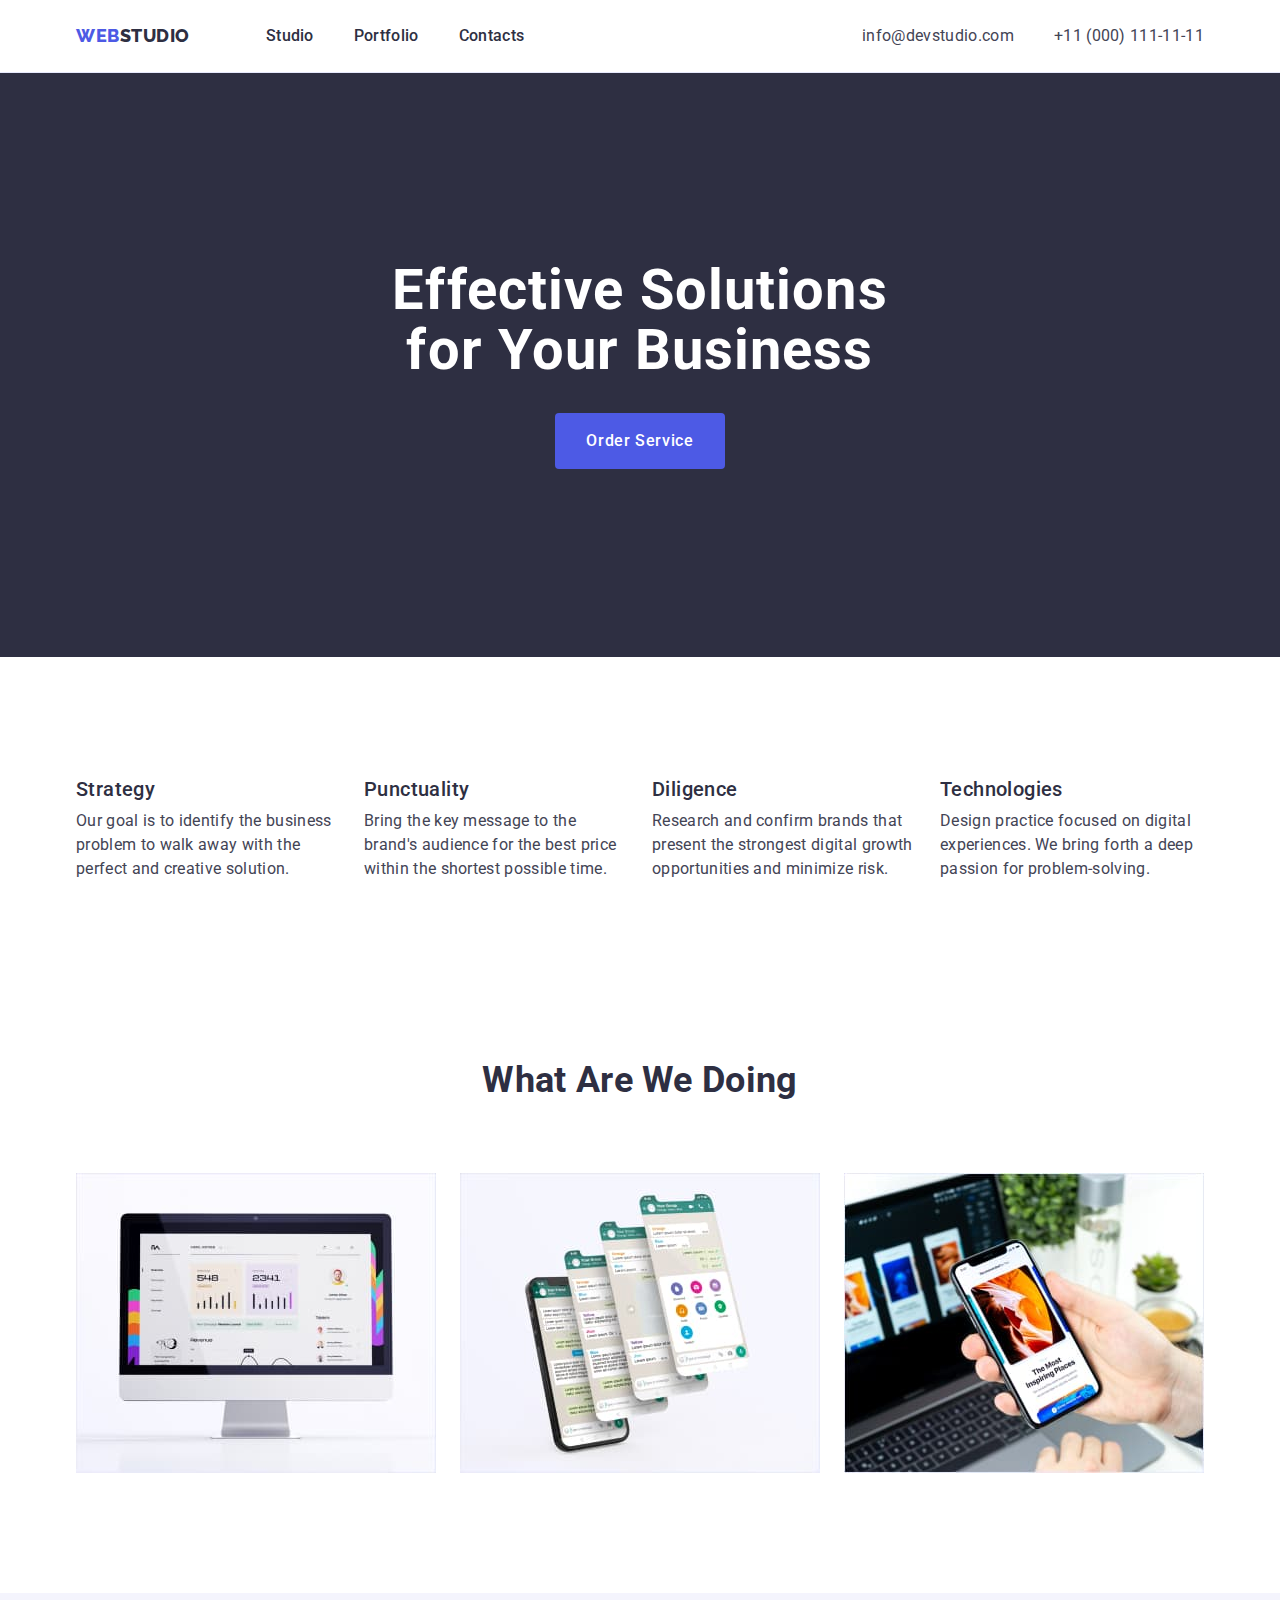
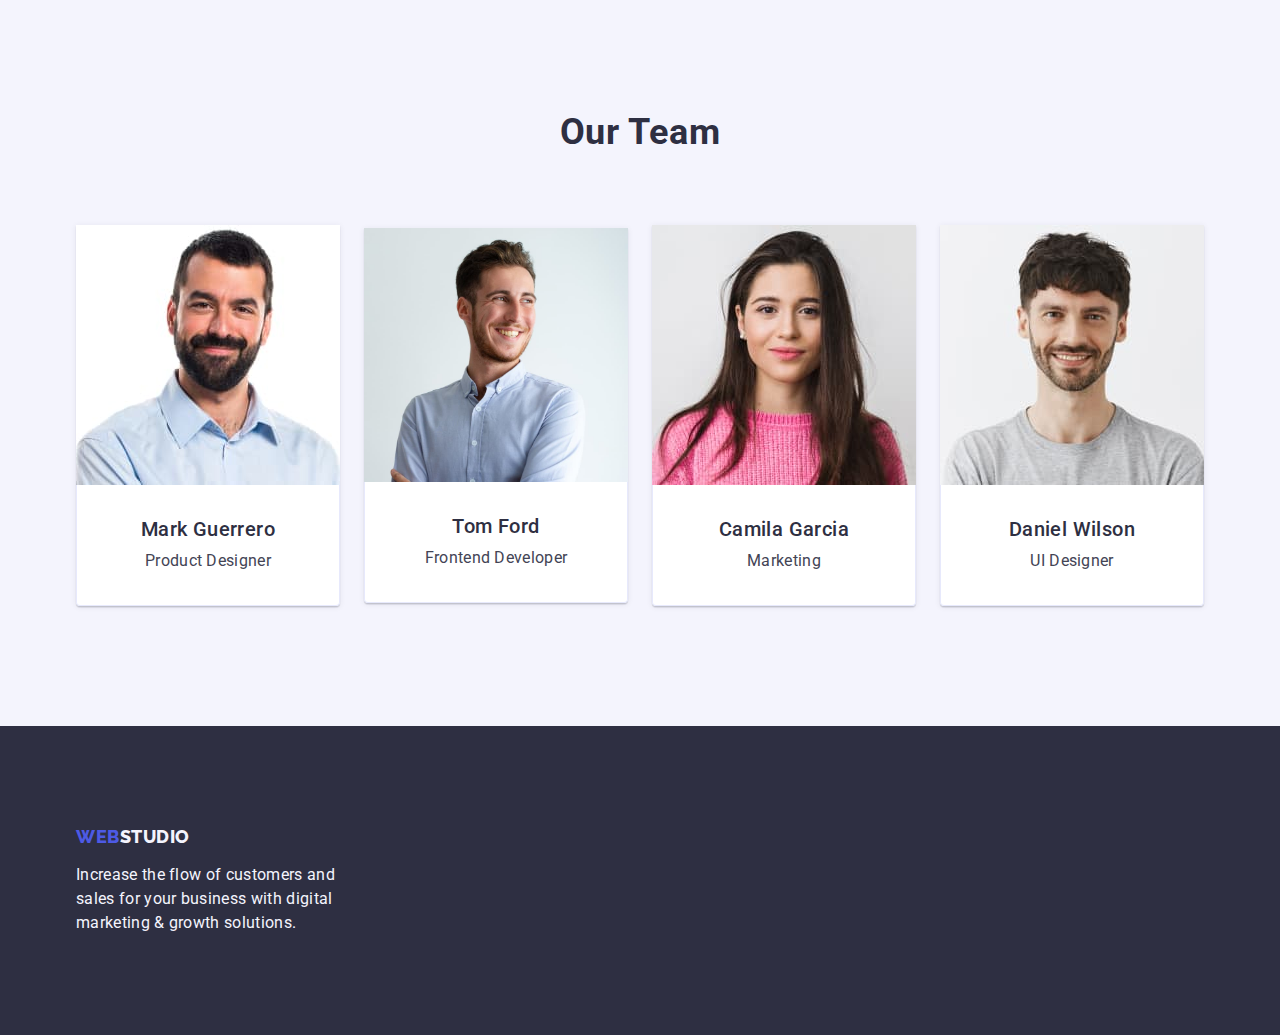
<file: index.html>
<!doctype html>
<html lang="en">

<head>
    <meta charset="utf-8">
    <meta http-equiv="X-UA-Compatible" content="IE=edge">
    <meta name="viewport" content="width=device-width, initial-scale=1.0">
    <link rel="preconnect" href="https://fonts.googleapis.com">
    <link rel="preconnect" href="https://fonts.gstatic.com" crossorigin>
    <link
        href="https://fonts.googleapis.com/css2?family=Raleway:wght@800&family=Roboto:wght@400;500;700;900&display=swap"
        rel="stylesheet">
    <!-- Normalize -->
    <link rel="stylesheet" href="https://cdn.jsdelivr.net/npm/modern-normalize@2.0.0/modern-normalize.min.css" />
    <!-- Custom styles -->
    <link href="./css/styles.css" rel="stylesheet" />
    <title>Document</title>
</head>

<body class="page">
    <header class="header">
      <div class="container header-container">
        <nav class="header-nav">
            <a href="./index.html" class="logo link">Web<span class="logo-part">Studio</span></a>
            <ul class="page-nav list">
                <li class="page-nav-item"><a href="./index.html" class="link">Studio</a></li>
                <li class="page-nav-item"><a href="./portfolio.html" class="link">Portfolio</a></li>
                <li class="page-nav-item"><a href="" class="link">Contacts</a></li>
            </ul>
        </nav>
        <address class="contacts">
            <ul class="contacts list">
                <li><a href="mailto:info@devstudio.com" target="_blank" class="link">info@devstudio.com</a></li>
                <li><a href="tel:+110001111111" target="_blank" class="link">+11 (000) 111-11-11</a></li>
            </ul>
        </address>
      </div>
    </header>
    <main>
        <section class="section-hero section">
          <div class="container">
            <h1 class="hero-title">Effective Solutions for Your Business</h1> 
            <button class="hero-btn" type="button">Order Service</button>
          </div>  
        </section>
        <section class="section benefits-section">
          <div class="container">
            <h2 class="hidden-section visually-hidden">Section 2</h2>
            <ul class="list  benefits-list">
                <li class="benefits-item">
                    <h3 class="subtitle">Strategy</h3>
                    <p class="text">Our goal is to identify the business problem to walk away with the perfect and creative solution.</p>
                </li>
                <li class="benefits-item">
                    <h3 class="subtitle">Punctuality</h3>
                    <p class="text">Bring the key message to the brand's audience for the best price within the shortest possible time.</p>
                </li>
                <li class="benefits-item">
                    <h3 class="subtitle">Diligence</h3>
                    <p class="text">Research and confirm brands that present the strongest digital growth opportunities and minimize risk.</p>
                </li>
                <li class="benefits-item">
                    <h3 class="subtitle">Technologies</h3>
                    <p class="text">Design practice focused on digital experiences. We bring forth a deep passion for problem-solving.</p>
                </li>
            </ul>
          </div>  
        </section>
        <section class="section doing-section">
          <div class="container">
            <h2 class="doing-title">What are we doing</h2>
            <ul class="list doing-list">
                <li class="doing-item">
                    <img src="./images/What-are-we-doing/img1.jpg" alt="Monitor" width="360" height="300">
                </li>
                <li class="doing-item">
                    <img src="./images/What-are-we-doing/img2.jpg" alt="Phone screens" width="360" height="300">
                </li>
                <li class="doing-item">
                    <img src="./images/What-are-we-doing/img3.jpg" alt="Phone and laptop" width="360" height="300">
                </li>
            </ul>
          </div>  
        </section>
        <section class="our-team section">
          <div class="container">
            <h2 class="our-team-title">Our Team</h2>
            <ul class="list team-list">
                <li class="card-bg">
                    <img src="./images/Our-Team/img11.jpg" alt="Mark Guerrero" width="264" height="260">
                    <div class="card-content">
                    <h3 class="subtitle">Mark Guerrero</h3>
                    <p class="text">Product Designer</p>
                    </div>               
                </li>
                <li class="card-bg">
                    <img src="./images/Our-Team/img12.jpg" alt="Tom Ford" width="264" height="260">
                    <div class="card-content">
                    <h3 class="subtitle">Tom Ford</h3>
                    <p class="text">Frontend Developer</p>
                    </div>
                </li>
                <li class="card-bg">
                    <img src="./images/Our-Team/img13.jpg" alt="Camila Garcia" width="264" height="260">
                    <div class="card-content">
                    <h3 class="subtitle">Camila Garcia</h3>
                    <p class="text">Marketing</p>
                    </div>        
                </li>
                <li class="card-bg">
                    <img src="./images/Our-Team/img14.jpg" alt="Daniel Wilson" width="264" height="260">
                    <div class="card-content">
                    <h3 class="subtitle">Daniel Wilson</h3>
                    <p class="text">UI Designer</p>
                    </div>         
                </li>
            </ul>
          </div>  
        </section>
    </main>
    <footer class="footer">
      <div class="container footer-container">
        <a href="./index.html" class="logo link footer-logo">Web<span class="logo-part-footer">Studio</span></a>
        <p class="footer-text">
            Increase the flow of customers and
            sales for your business with digital
            marketing & growth solutions.
        </p>
      </div>
    </footer>
</body>

</html>
</file>
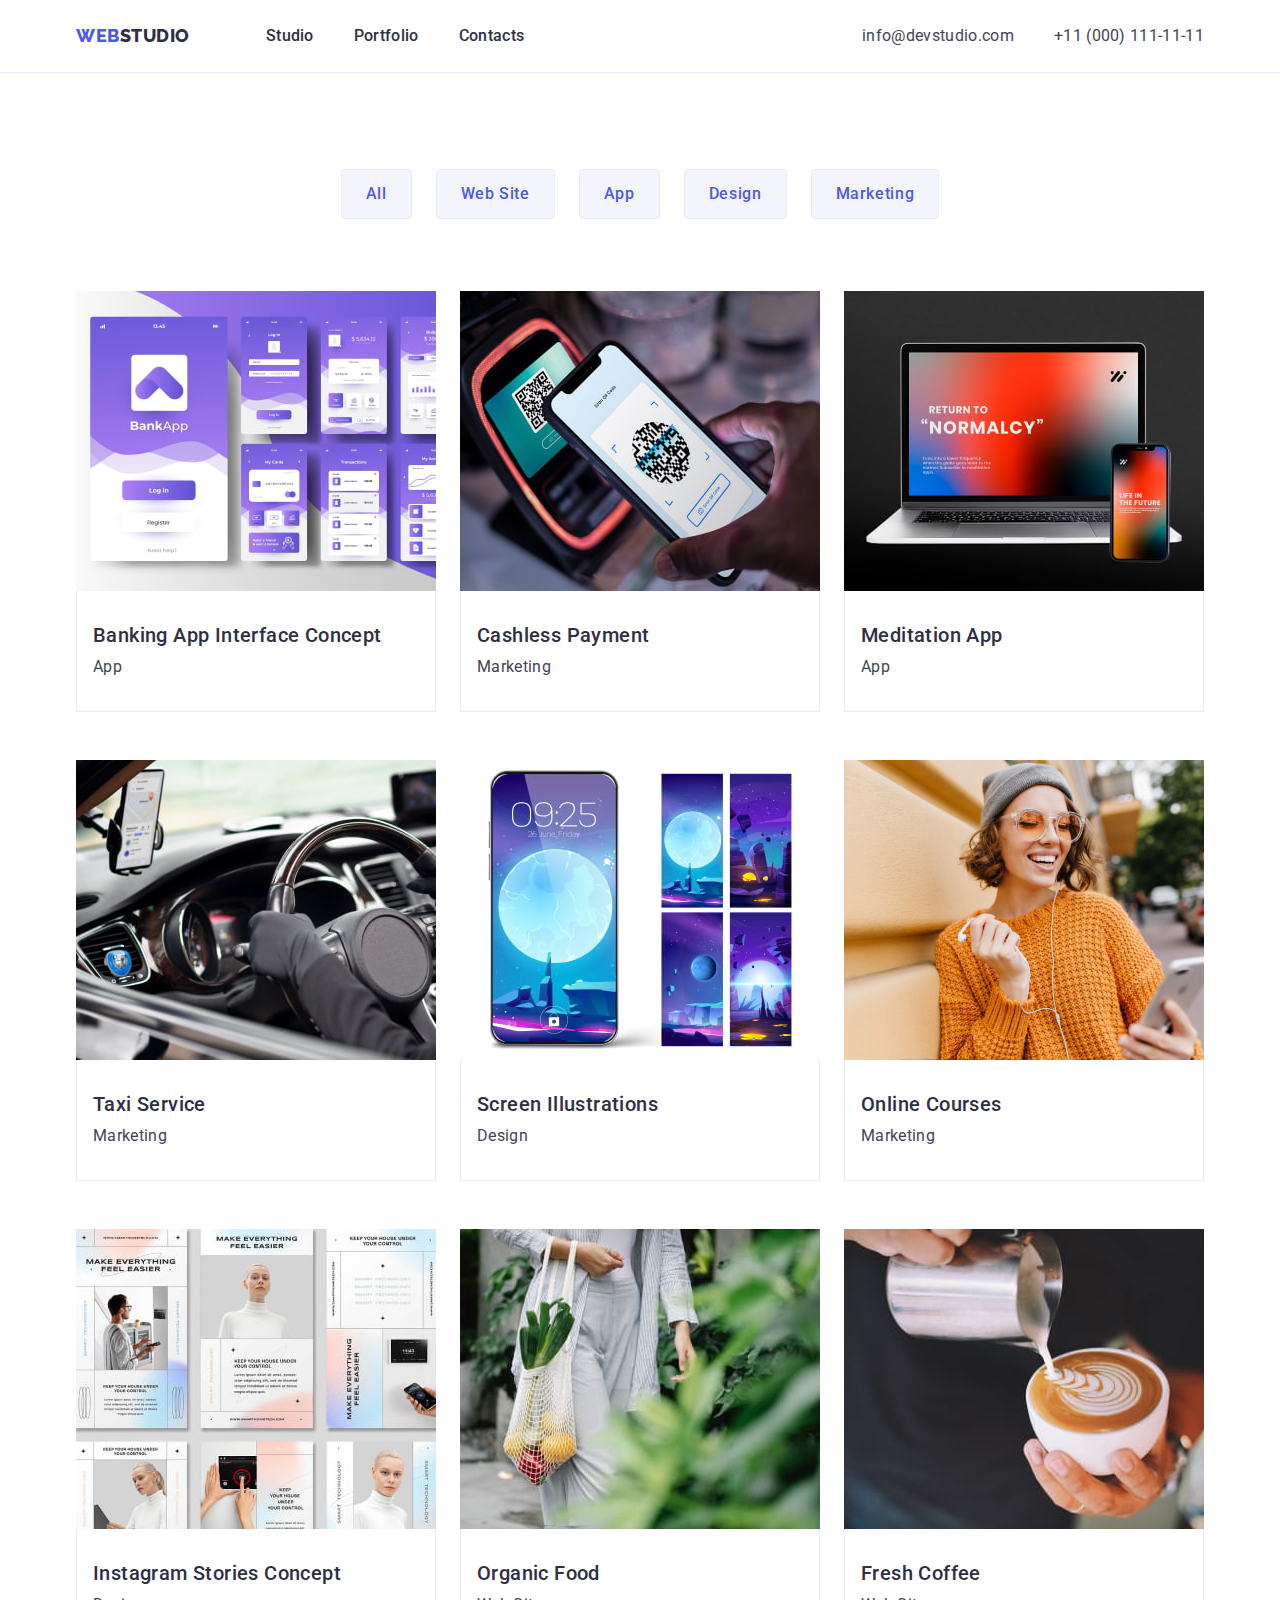
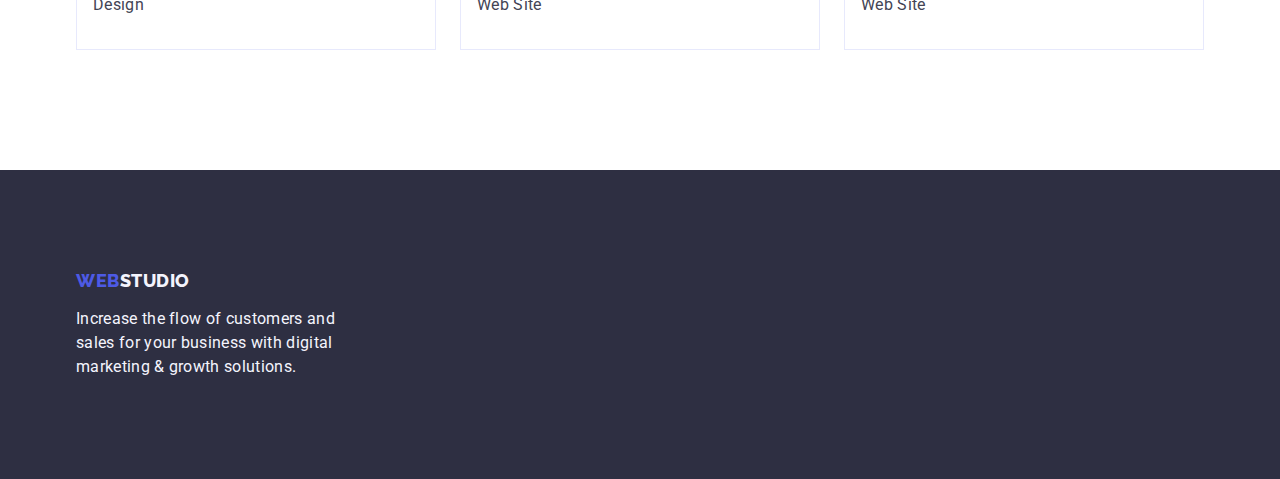
<file: portfolio.html>
<!doctype html>
<html lang="en">

<head>
    <meta charset="utf-8">
    <meta http-equiv="X-UA-Compatible" content="IE=edge">
    <meta name="viewport" content="width=device-width, initial-scale=1.0">
    <link rel="preconnect" href="https://fonts.googleapis.com">
    <link rel="preconnect" href="https://fonts.gstatic.com" crossorigin>
    <link
        href="https://fonts.googleapis.com/css2?family=Raleway:wght@800&family=Roboto:wght@400;500;700;900&display=swap"
        rel="stylesheet ">
    <!-- Normalize -->
    <link rel="stylesheet" href="https://cdn.jsdelivr.net/npm/modern-normalize@2.0.0/modern-normalize.min.css" />
    <!-- Custom styles -->
    <link href="./css/styles.css" rel="stylesheet" />
    <title>Document</title>
</head>

<body>
    <header class="header">
        <div class="container header-container">
            <nav class="header-nav">
                <a href="./index.html" class="logo link">Web<span class="logo-part">Studio</span></a>
                <ul class="page-nav list">
                    <li class="page-nav-item"><a href="./index.html" class="link">Studio</a></li>
                    <li class="page-nav-item"><a href="./portfolio.html" class="link">Portfolio</a></li>
                    <li class="page-nav-item"><a href="" class="link">Contacts</a></li>
                </ul>
            </nav>
            <address class="contacts">
                <ul class="contacts list">
                    <li><a href="mailto:info@devstudio.com" target="_blank" class="link">info@devstudio.com</a></li>
                    <li><a href="tel:+110001111111" target="_blank" class="link">+11 (000) 111-11-11</a></li>
                </ul>
            </address>
        </div>
    </header>
    <main>
        <!--Filters-->
        <section class="section-portfolio">
          <div class="container">
            <h1 class="visually-hidden">Filters</h1>
            <ul class="list btn-list">
                <li><button class="btn" type="button">All</button></li>
                <li><button class="btn" type="button">Web Site</button></li>
                <li><button class="btn" type="button">App</button></li>
                <li><button class="btn" type="button">Design</button></li>
                <li><button class="btn" type="button">Marketing</button></li>
            </ul>
        <!--Row1-->  
        <ul class="list portfolio-card">
                <li class="card-item">
                    <a class="link"><img src="./images/portfolio/img-8.jpg" alt="Screen Bank App" width="360" height="300">                    
                    <div class="card-content-portfolio">
                    <h2 class="subtitle">Banking App Interface Concept</h2>
                    <p class="text">App</p>
                    </div></a>
                </li>
                <li class="card-item">
                    <a class="link"><img src="./images/portfolio/img-7.jpg" alt="Scan QR code" width="360" height="300">                 
                    <div class="card-content-portfolio">
                    <h2 class="subtitle">Cashless Payment</h2>
                    <p class="text">Marketing</p>
                    </div></a>
                </li>
                <li class="card-item">
                    <a class="link"><img src="./images/portfolio/img-6.jpg" alt="Laptop and phone" width="360" height="300">
                    <div class="card-content-portfolio">
                    <h2 class="subtitle">Meditation App</h2>
                    <p class="text">App</p>
                    </div></a>
                </li>
        <!--Row2-->
                <li class="card-item">
                    <a class="link"><img src="./images/portfolio/img-5.jpg" alt="Taxi driver in the car" width="360" height="300">
                    <div class="card-content-portfolio">
                    <h2 class="subtitle">Taxi Service</h2>
                    <p class="text">Marketing</p>
                    </div></a>
                </li>
                <li class="card-item">
                    <a class="link"><img src="./images/portfolio/img-4.jpg" alt="Start screen" width="360" height="300">
                    <div class="card-content-portfolio">
                    <h2 class="subtitle">Screen Illustrations</h2>
                    <p class="text">Design</p>
                    </div></a>
                </li>
                <li class="card-item">
                    <a class="link"><img src="./images/portfolio/img-3.jpg" alt="Girl in headphones" width="360" height="300">
                    <div class="card-content-portfolio">
                    <h2 class="subtitle">Online Courses</h2>
                    <p class="text">Marketing</p>
                    </div></a>
                </li>
        <!--Row3-->
                <li class="card-item">
                    <a class="link"><img src="./images/portfolio/img-2.jpg" alt="Instagram stories concept" width="360" height="300">
                    <div class="card-content-portfolio">
                    <h2 class="subtitle">Instagram Stories Concept</h2>
                    <p class="text">Design</p>
                    </div></a>
                </li>
                <li class="card-item">
                    <a class="link"><img src="./images/portfolio/img-1.jpg" alt="A bag of food" width="360" height="300">
                    <div class="card-content-portfolio">
                    <h2 class="subtitle">Organic Food</h2>
                    <p class="text">Web Site</p>
                    </div></a>
                </li>
                <li class="card-item">
                    <a class="link"><img src="./images/portfolio/img9.jpg" alt="Making coffee" width="360" height="300">
                    <div class="card-content-portfolio">
                    <h2 class="subtitle">Fresh Coffee</h2>
                    <p class="text">Web Site</p>
                    </div></a>
                </li>
            </ul>
            </div>
        </section>

    </main>
    <footer class="footer">
        <div class="container footer-container">
            <a href="./index.html" class="logo link footer-logo">Web<span class="logo-part-footer">Studio</span></a>
            <p class="footer-text">
                Increase the flow of customers and
                sales for your business with digital
                marketing & growth solutions.
            </p>
        </div>
    </footer>
</body>
    
</html>
</file>
<file: css/styles.css>
:root {
    /* Font */
    --primary-font: Roboto, sans-serif;
    --secondary-font: Raleway, sans-serif;
    /* Colors */
    --text: #434455;
    --dark: #2E2F42;
    --white-background: #FFFFFF;
    --light: #F4F4FD;
    --accent: #E7E9FC;
    --primary-brand: #4D5AE5;
    --pressed-state: #404bbf;
}

body {
    font-family: var(--primary-font);
    font-style: normal;
    font-weight: 400;
    color: var(--text);
    font-size: 16px;
    line-height: 1.5;
    letter-spacing: 0.02em;
}

/* Reset */
h1,h2,h3,h4,h5,h6,p {
    margin: 0;
}

img {
    display: block;
    max-width: 100%;
    height: auto;
}

ul,ol {
    margin: 0;
    padding: 0;
}

.visually-hidden {
    position: absolute;
    width: 1px;
    height: 1px;
    margin: -1px;
    border: 0;
    padding: 0;

    white-space: nowrap;
    clip-path: inset(100%);
    clip: rect(0 0 0 0);
    overflow: hidden;
}

.container {
    width: 1158px;
    margin-left: auto;
    margin-right: auto;
    padding-left: 15px;
    padding-right: 15px;
}

.header {
    border-bottom: 1px solid var(--accent);
}

.header-container {
    display: flex;
    justify-content: space-between;
    align-items: center;
    
}

.header-nav {
    display: flex;
    align-items: center;
    
}

.section {
    padding: 60px 0;
}

.page {
    background-color: var(--white-background)
}

.list {
    list-style: none;
}

.link {
    text-decoration: none;
    color: currentColor;
    display: block;
}

.btn {
    font-family: Roboto, sans-serif;
    cursor: pointer;
    font-style: normal;
    font-weight: 500;
    font-size: 16px;
    line-height: 1.5;
    color: var(--primary-brand);
    background-color: var(--light);
    letter-spacing: 0.04em;

    border: 1px solid var(--accent);
    border-radius: 4px;
    padding: 12px 24px;
}

.btn-list {
    display: flex;
    align-items: center;
    gap: 24px;
    justify-content: center;
    margin-bottom: 72px;
}

.btn:hover,
.btn:focus {
    color: var(--white-background);
    background-color: var(--pressed-state);
    border: 1px solid transparent;
}
.hero-btn {
    font-family: inherit;
    cursor: pointer;
    font-weight: 500;
    font-size: 16px;
    line-height: 1.5;
    color: var(--white-background);
    background-color: var(--primary-brand);
    letter-spacing: 0.04em;

    min-width: 169px;
    min-height: 56px;
    margin-left: auto;
    margin-right: auto;
    display: block;
    padding: 15px 31px;
    border: none;
    border-radius: 4px;
}

.hero-btn:hover,
.hero-btn:focus {
    background-color: var(--pressed-state);
}

.logo {
    color: var(--primary-brand);
    font-family: var(--secondary-font);
    font-weight: 800;
    font-size: 18px;
    line-height: 1.17;
    letter-spacing: 0.03em;
    text-transform: uppercase;

    align-items: center;
    margin-right: 76px;
}

.logo-part {
    color: var(--dark);
}

.page-nav {
    display: flex;
    align-items: center;
    gap: 40px;
}

.page-nav-item {
    padding: 24px 0;
}

.page-nav .link{
    font-weight: 500;
    color: var(--dark);
}

.contacts .link:hover,
.contacts .link:focus,
.page-nav .link:hover,
.page-nav .link:focus {
    color: var(--pressed-state);

}

.contacts {
    font-style: normal;

    display: flex;
    align-items: center;
    gap: 40px;
}




.section-hero {
    background-color: var(--dark);
    padding: 188px 0;

    align-items: center;
    display: flex;
}

.hero-title {
    font-weight: 700;
    font-size: 56px;
    line-height: 1.07;
    letter-spacing: 0.02em;
    color: var(--white-background);
    text-align: center;
    max-width: 496px;
    margin-bottom: 32px;
    margin-left: auto;
    margin-right: auto;
}

.hidden-section {
letter-spacing: 0.02em;
}

.benefits-section {
    padding: 120px 0;
}

.benefits-item {
    width: calc((100% - 72px) / 4);;
}


.benefits-list {
    display: flex;
    justify-content: space-between;
    gap: 24px;
    align-items: center;
}

.doing-list {
    display: flex;
    justify-content: space-between;
    gap: 24px;
    align-items: center;
}

.subtitle {
    font-weight: 500;
    font-size: 20px;
    line-height: 1.2;
    letter-spacing: 0.02em;
    color: var(--dark);

    margin-bottom: 8px;
}

.doing-section {
    padding-bottom: 120px;
}

.doing-title {
    font-weight: 700;
    font-size: 36px;
    color: var(--dark);
    line-height: 1.11;
    text-align: center;
    text-transform: capitalize;

    margin-bottom: 72px;
}

.doing-item {
    width: calc((100% - 48px) / 3);
}

.our-team {
    background-color: var(--light);
    min-height: 732px;
    padding: 120px 0;
}

.team-list {
    display: flex;
    justify-content: space-between;
    gap: 24px;
    align-items: center;
    
}

.our-team-title {
    font-size: 36px;
    line-height: 1.11;
    color: var(--dark);
    text-align: center;
    letter-spacing: 0.02em;
    text-transform: capitalize;

    display: block;
    align-items: center;
    margin-bottom: 72px;
}

.card-bg {
    background-color: var(--white-background);
    box-shadow: 0px 1px 6px rgba(46, 47, 66, 0.08), 0px 1px 1px rgba(46, 47, 66, 0.16), 0px 2px 1px rgba(46, 47, 66, 0.08);
    border-radius: 0px 0px 4px 4px;
}

.card-content {
    border: 1px solid var(--accent);
    border-radius: 0px 0px 4px 4px;
    border-top: none;
    text-align: center;
    padding: 32px 16px;
}

.text {
    font-size: 16px;
    letter-spacing: 0.02em;
    color: var(--text);
}

.footer {
    background-color: var(--dark);
    color: var(--light);
    padding: 100px 0;
}

.logo-part-footer {
    color: var(--light);
    margin-bottom: 16px;
}

.footer-logo {
    margin-bottom: 16px;
    display: inline-block;
}

.footer-text {
    max-width: 264px
}

.section-portfolio {
    padding-top: 96px;
    padding-bottom: 120px;
}

.portfolio-card {
    display: flex;
    flex-wrap: wrap;
    column-gap: 24px;
    row-gap: 48px;
}

.card-content-portfolio {
  justify-content: flex-start;
  padding: 32px 16px;
  border: 1px solid var(--accent);
  border-top: none;
} 

.card-item {
    width: calc((100% - 48px) / 3);
}
</file>
